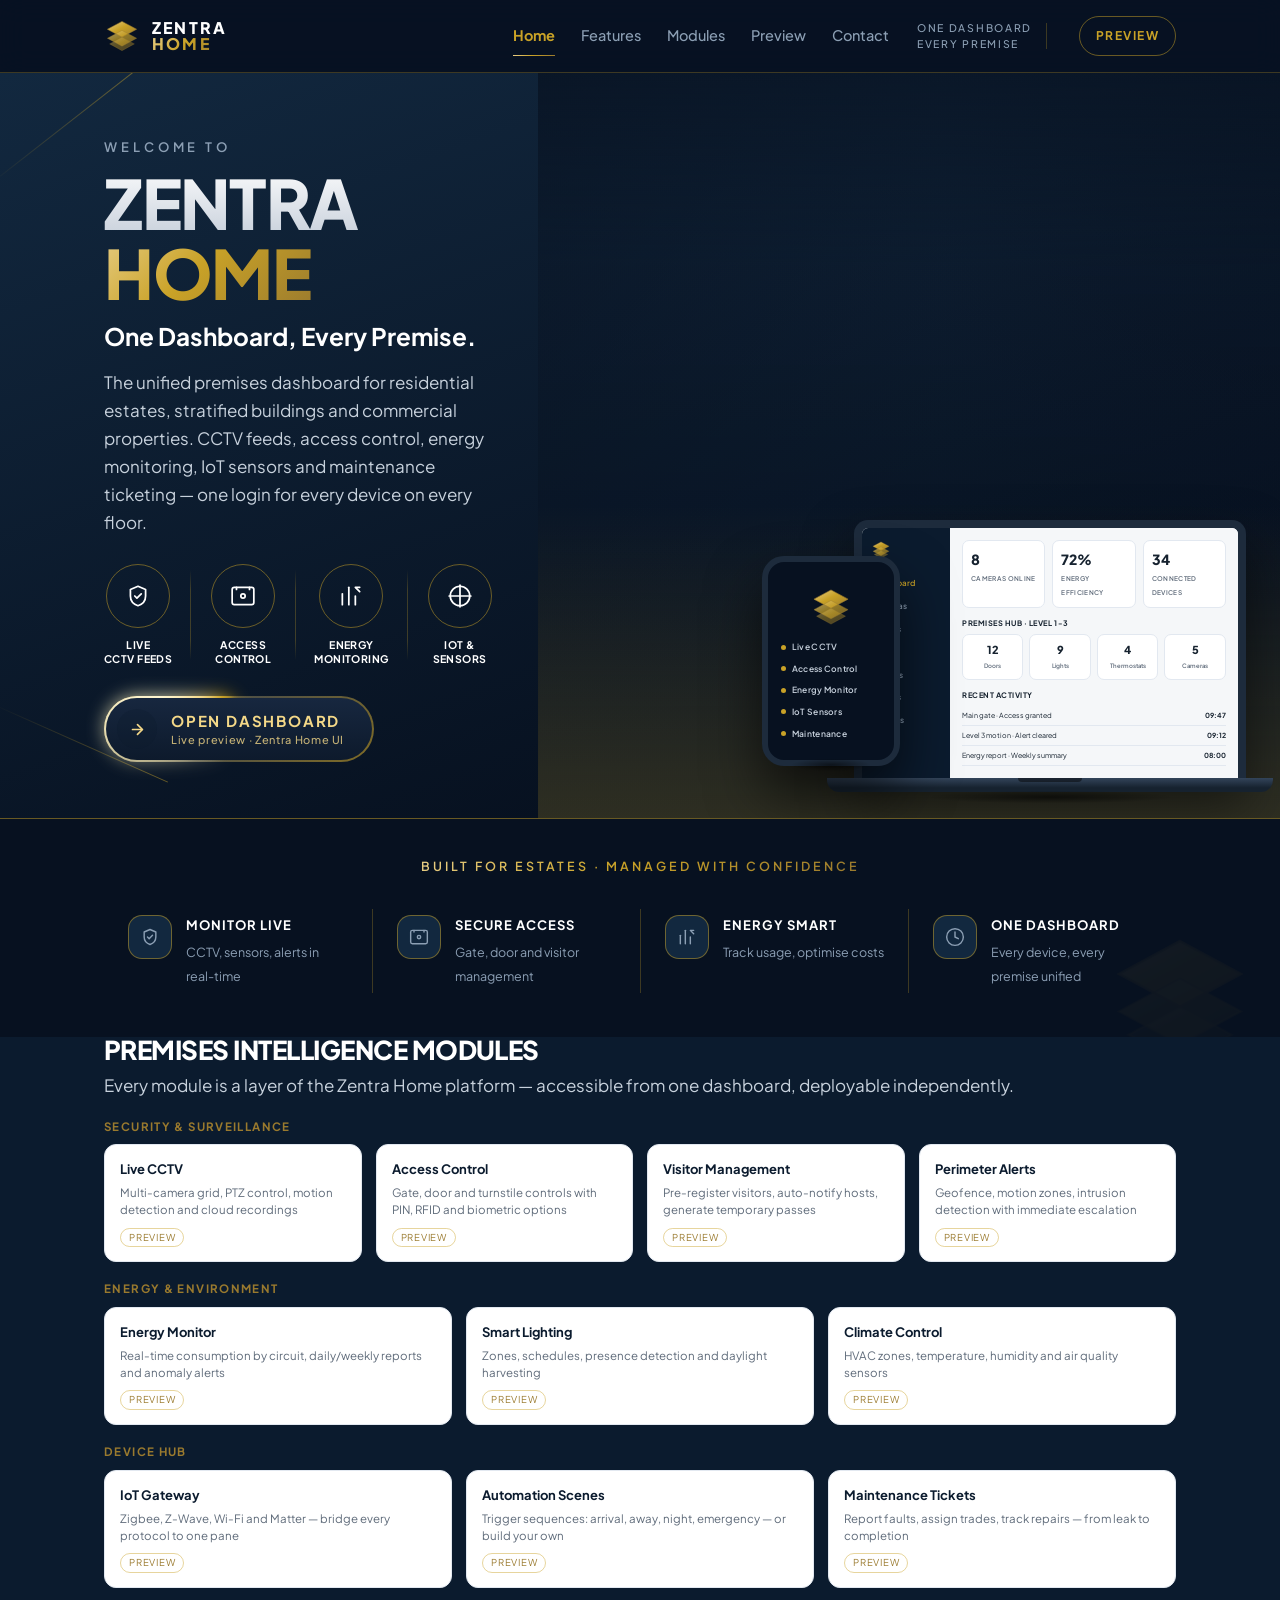
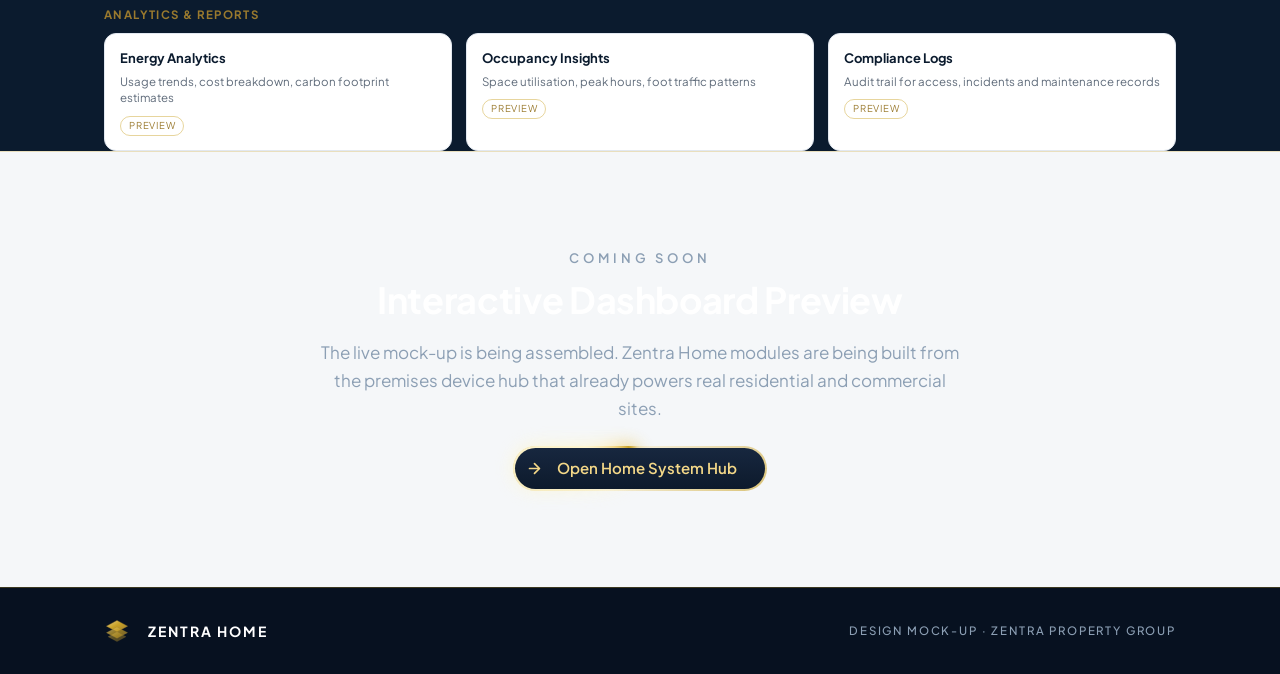
<file: index.html>
<!DOCTYPE html>
<html lang="en">
<head>
<meta charset="utf-8">
<meta name="viewport" content="width=device-width, initial-scale=1">
<title>Zentra Home — One Dashboard, Every Premise.</title>
<meta name="description" content="Zentra Home — the unified premises dashboard for residential and commercial properties: CCTV, access control, energy monitoring, IoT automation and device hub in one platform.">
<meta name="robots" content="noindex, nofollow">
<link rel="icon" href="favicon.svg" type="image/svg+xml">
<link rel="stylesheet" href="assets/zentra.css">
</head>
<body>

<!-- ===== reusable brand mark ===== -->
<svg width="0" height="0" style="position:absolute" aria-hidden="true">
  <defs>
    <linearGradient id="gGold" x1="0" y1="0" x2="1" y2="1">
      <stop offset="0%" stop-color="#E8CE86"/><stop offset="45%" stop-color="#C9A227"/><stop offset="100%" stop-color="#9A7A2E"/>
    </linearGradient>
    <symbol id="mark" viewBox="0 0 64 64">
      <path d="M32 6 L58 20 L32 34 L6 20 Z" fill="url(#gGold)" opacity="1"/>
      <path d="M32 22 L58 36 L32 50 L6 36 Z" fill="url(#gGold)" opacity=".72"/>
      <path d="M32 34 L54 46 L32 58 L10 46 Z" fill="url(#gGold)" opacity=".44"/>
      <path d="M32 6 L58 20 L32 34 L6 20 Z" fill="none" stroke="#9A7A2E" stroke-width="1.1" opacity=".85"/>
      <path d="M32 22 L58 36 L32 50 L6 36 Z" fill="none" stroke="#9A7A2E" stroke-width="1" opacity=".6"/>
      <path d="M32 34 L54 46 L32 58 L10 46 Z" fill="none" stroke="#9A7A2E" stroke-width="1" opacity=".45"/>
    </symbol>
  </defs>
</svg>

<!-- ===================== HEADER ===================== -->
<header class="site-header">
  <div class="wrap header-inner">
    <a class="brand" href="#" aria-label="Zentra Home home">
      <svg class="brand-mark" aria-hidden="true"><use href="#mark"/></svg>
      <span class="brand-text"><b>ZENTRA</b><span>HOME</span></span>
    </a>
    <nav class="nav" aria-label="Main">
      <a href="#" aria-current="page">Home</a>
      <a href="#features">Features</a>
      <a href="#modules">Modules</a>
      <a href="#preview">Preview</a>
      <a href="#contact">Contact</a>
    </nav>
    <div class="header-tagline">
      <span>ONE DASHBOARD<br>EVERY PREMISE</span>
      <span class="bar"></span>
    </div>
    <a class="header-login" href="#preview">Preview</a>
  </div>
</header>

<!-- ===================== HERO ===================== -->
<section class="hero">
  <div class="hero-copy">
    <span class="sheen tl" aria-hidden="true" data-bleed></span>
    <span class="sheen bl" aria-hidden="true" data-bleed></span>

    <p class="eyebrow">Welcome To</p>
    <h1 class="display"><span class="grad-silver">ZENTRA</span> <span class="grad-gold">HOME</span></h1>
    <p class="subhead">One Dashboard, Every Premise.</p>
    <p class="lead">The unified premises dashboard for residential estates, stratified buildings and commercial properties. CCTV feeds, access control, energy monitoring, IoT sensors and maintenance ticketing — one login for every device on every floor.</p>

    <div class="feature-rail">
      <a class="item" href="#modules">
        <span class="icon-circle" aria-hidden="true">
          <svg width="26" height="26" viewBox="0 0 24 24" fill="none" stroke="currentColor" stroke-width="1.6" stroke-linecap="round" stroke-linejoin="round"><path d="M12 3l7 3v6c0 4.2-2.9 7.6-7 9-4.1-1.4-7-4.8-7-9V6z"/><path d="m9 12 2 2 4-4"/></svg>
        </span>
        <span>Live<br>CCTV Feeds</span>
      </a>
      <span class="divider-fade"></span>
      <a class="item" href="#modules">
        <span class="icon-circle" aria-hidden="true">
          <svg width="26" height="26" viewBox="0 0 24 24" fill="none" stroke="currentColor" stroke-width="1.6" stroke-linecap="round" stroke-linejoin="round"><rect x="2" y="4" width="20" height="16" rx="2"/><circle cx="12" cy="12" r="2"/><path d="M6 4v2"/><path d="M18 4v2"/></svg>
        </span>
        <span>Access<br>Control</span>
      </a>
      <span class="divider-fade"></span>
      <a class="item" href="#modules">
        <span class="icon-circle" aria-hidden="true">
          <svg width="26" height="26" viewBox="0 0 24 24" fill="none" stroke="currentColor" stroke-width="1.6" stroke-linecap="round" stroke-linejoin="round"><path d="M4 20V10"/><path d="M10 20V4"/><path d="M16 20v-8"/><path d="m20 8-3.5-3.5"/><path d="M20 4h-4"/></svg>
        </span>
        <span>Energy<br>Monitoring</span>
      </a>
      <span class="divider-fade"></span>
      <a class="item" href="#modules">
        <span class="icon-circle" aria-hidden="true">
          <svg width="26" height="26" viewBox="0 0 24 24" fill="none" stroke="currentColor" stroke-width="1.6" stroke-linecap="round" stroke-linejoin="round"><circle cx="12" cy="12" r="9"/><path d="M12 2v20"/><path d="M2 12h20"/></svg>
        </span>
        <span>IoT &amp;<br>Sensors</span>
      </a>
    </div>

    <div class="cta-row">
      <a class="zbtn zbtn--pill" href="dashboard.html">
        <span class="zbtn-face zbtn-face--hero">
          <span class="orb" aria-hidden="true">
            <svg width="17" height="17" viewBox="0 0 24 24" fill="none" stroke="currentColor" stroke-width="2.4" stroke-linecap="round" stroke-linejoin="round"><path d="M5 12h13"/><path d="m12 5 7 7-7 7"/></svg>
          </span>
          <span class="stack">Open Dashboard<small>Live preview &middot; Zentra Home UI</small></span>
        </span>
      </a>
    </div>
  </div>

  <!-- visual field -->
  <div class="hero-visual" role="img" aria-label="Zentra Home dashboard showing CCTV feeds, energy gauges and device map on a laptop and phone">
    <div class="hero-bg" aria-hidden="true">
      <span class="hero-scrim"></span>
      <div class="grid-lines"></div>
      <span class="glow-spot" style="--x:65%;--y:45%" aria-hidden="true"></span>
      <span class="glow-spot" style="--x:30%;--y:65%" aria-hidden="true"></span>
    </div>

    <div class="devices">
      <!-- laptop -->
      <div class="laptop">
        <div class="laptop-screen">
          <div class="dash">
            <div class="dash-rail">
              <svg class="dmark" aria-hidden="true"><use href="#mark"/></svg>
              <div class="on">Dashboard</div><div>Cameras</div><div>Access</div>
              <div>Energy</div><div>Devices</div><div>Scenes</div><div>Settings</div>
            </div>
            <div class="dash-main">
              <div class="dash-stats">
                <div class="s"><b>8</b><i>Cameras Online</i></div>
                <div class="s"><b>72%</b><i>Energy Efficiency</i></div>
                <div class="s"><b>34</b><i>Connected Devices</i></div>
              </div>
              <div class="dash-sec">Premises Hub &middot; Level 1-3</div>
              <div class="dash-port">
                <div class="p"><b>12</b><i>Doors</i></div>
                <div class="p"><b>9</b><i>Lights</i></div>
                <div class="p"><b>4</b><i>Thermostats</i></div>
                <div class="p"><b>5</b><i>Cameras</i></div>
              </div>
              <div class="dash-sec">Recent Activity</div>
              <table class="dash-tbl">
                <tr><td>Main gate &middot; Access granted</td><td>09:47</td></tr>
                <tr><td>Level 3 motion &middot; Alert cleared</td><td>09:12</td></tr>
                <tr><td>Energy report &middot; Weekly summary</td><td>08:00</td></tr>
              </table>
            </div>
          </div>
        </div>
        <div class="laptop-base"></div>
      </div>
      <!-- phone -->
      <div class="phone">
        <svg class="pmark" aria-hidden="true"><use href="#mark"/></svg>
        <ul>
          <li><a href="#modules"><i></i>Live CCTV</a></li>
          <li><a href="#modules"><i></i>Access Control</a></li>
          <li><a href="#modules"><i></i>Energy Monitor</a></li>
          <li><a href="#modules"><i></i>IoT Sensors</a></li>
          <li><a href="#modules"><i></i>Maintenance</a></li>
        </ul>
      </div>
    </div>
  </div>
</section>

<!-- ===================== BENEFIT BAND ===================== -->
<section class="band" id="features">
  <div class="tagline"><span>Built For Estates &middot; Managed With Confidence</span></div>
  <div class="wrap">
    <div class="benefits">
      <div class="b">
        <span class="icon-tile" aria-hidden="true">
          <svg width="20" height="20" viewBox="0 0 24 24" fill="none" stroke="currentColor" stroke-width="1.7" stroke-linecap="round" stroke-linejoin="round"><path d="M12 3l7 3v6c0 4.2-2.9 7.6-7 9-4.1-1.4-7-4.8-7-9V6z"/><path d="m9 12 2 2 4-4"/></svg>
        </span>
        <div><b>Monitor Live</b><span>CCTV, sensors, alerts in real-time</span></div>
      </div>
      <div class="b">
        <span class="icon-tile" aria-hidden="true">
          <svg width="20" height="20" viewBox="0 0 24 24" fill="none" stroke="currentColor" stroke-width="1.7" stroke-linecap="round" stroke-linejoin="round"><rect x="2" y="4" width="20" height="16" rx="2"/><circle cx="12" cy="12" r="2"/><path d="M6 4v2"/><path d="M18 4v2"/></svg>
        </span>
        <div><b>Secure Access</b><span>Gate, door and visitor management</span></div>
      </div>
      <div class="b">
        <span class="icon-tile" aria-hidden="true">
          <svg width="20" height="20" viewBox="0 0 24 24" fill="none" stroke="currentColor" stroke-width="1.7" stroke-linecap="round" stroke-linejoin="round"><path d="M4 20V10"/><path d="M10 20V4"/><path d="M16 20v-8"/><path d="m20 8-3.5-3.5"/><path d="M20 4h-4"/></svg>
        </span>
        <div><b>Energy Smart</b><span>Track usage, optimise costs</span></div>
      </div>
      <div class="b">
        <span class="icon-tile" aria-hidden="true">
          <svg width="20" height="20" viewBox="0 0 24 24" fill="none" stroke="currentColor" stroke-width="1.7" stroke-linecap="round" stroke-linejoin="round"><circle cx="12" cy="12" r="10"/><path d="M12 6v6l4 2"/></svg>
        </span>
        <div><b>One Dashboard</b><span>Every device, every premise unified</span></div>
      </div>
    </div>
  </div>
  <svg class="watermark" data-bleed aria-hidden="true"><use href="#mark"/></svg>
</section>

<!-- ===================== MODULES ===================== -->
<section id="modules">
  <div class="wrap">
    <div class="preview-head">
      <h2 class="display" style="font-size:26px;margin:0 0 8px">Premises Intelligence Modules</h2>
      <p class="p">Every module is a layer of the Zentra Home platform — accessible from one dashboard, deployable independently.</p>
    </div>
    <div class="mod-group"><h3>Security &amp; Surveillance</h3><div class="mod-grid">
      <div class="mod-card"><b>Live CCTV</b><span>Multi-camera grid, PTZ control, motion detection and cloud recordings</span><span class="pill">Preview</span></div>
      <div class="mod-card"><b>Access Control</b><span>Gate, door and turnstile controls with PIN, RFID and biometric options</span><span class="pill">Preview</span></div>
      <div class="mod-card"><b>Visitor Management</b><span>Pre-register visitors, auto-notify hosts, generate temporary passes</span><span class="pill">Preview</span></div>
      <div class="mod-card"><b>Perimeter Alerts</b><span>Geofence, motion zones, intrusion detection with immediate escalation</span><span class="pill">Preview</span></div>
    </div></div>
    <div class="mod-group"><h3>Energy &amp; Environment</h3><div class="mod-grid">
      <div class="mod-card"><b>Energy Monitor</b><span>Real-time consumption by circuit, daily/weekly reports and anomaly alerts</span><span class="pill">Preview</span></div>
      <div class="mod-card"><b>Smart Lighting</b><span>Zones, schedules, presence detection and daylight harvesting</span><span class="pill">Preview</span></div>
      <div class="mod-card"><b>Climate Control</b><span>HVAC zones, temperature, humidity and air quality sensors</span><span class="pill">Preview</span></div>
    </div></div>
    <div class="mod-group"><h3>Device Hub</h3><div class="mod-grid">
      <div class="mod-card"><b>IoT Gateway</b><span>Zigbee, Z-Wave, Wi-Fi and Matter — bridge every protocol to one pane</span><span class="pill">Preview</span></div>
      <div class="mod-card"><b>Automation Scenes</b><span>Trigger sequences: arrival, away, night, emergency — or build your own</span><span class="pill">Preview</span></div>
      <div class="mod-card"><b>Maintenance Tickets</b><span>Report faults, assign trades, track repairs — from leak to completion</span><span class="pill">Preview</span></div>
    </div></div>
    <div class="mod-group"><h3>Analytics &amp; Reports</h3><div class="mod-grid">
      <div class="mod-card"><b>Energy Analytics</b><span>Usage trends, cost breakdown, carbon footprint estimates</span><span class="pill">Preview</span></div>
      <div class="mod-card"><b>Occupancy Insights</b><span>Space utilisation, peak hours, foot traffic patterns</span><span class="pill">Preview</span></div>
      <div class="mod-card"><b>Compliance Logs</b><span>Audit trail for access, incidents and maintenance records</span><span class="pill">Preview</span></div>
    </div></div>
  </div>
</section>

<!-- ===================== PREVIEW PLACEHOLDER ===================== -->
<section id="preview" style="padding:var(--s-3xl) 0;border-top:1px solid var(--hairline-soft)">
  <div class="wrap" style="text-align:center">
    <p class="eyebrow">Coming Soon</p>
    <h2 style="font-size:clamp(24px,3.2vw,36px);margin:10px 0 16px">Interactive Dashboard Preview</h2>
    <p style="max-width:640px;margin:0 auto var(--s-lg);color:var(--text-muted)">The live mock-up is being assembled. Zentra Home modules are being built from the premises device hub that already powers real residential and commercial sites.</p>
    <div class="cta-row" style="justify-content:center">
      <a class="zbtn zbtn--pill" href="https://api.zahirmjproperty.com/home-system" target="_blank" rel="noopener">
        <span class="zbtn-face">
          <span class="orb" aria-hidden="true">
            <svg width="17" height="17" viewBox="0 0 24 24" fill="none" stroke="currentColor" stroke-width="2.4" stroke-linecap="round" stroke-linejoin="round"><path d="M5 12h13"/><path d="m12 5 7 7-7 7"/></svg>
          </span>
          <span>Open Home System Hub</span>
        </span>
      </a>
    </div>
  </div>
</section>

<!-- ===================== FOOTER ===================== -->
<footer class="site-footer" id="contact">
  <div class="wrap inner">
    <svg class="brand-mark" aria-hidden="true" style="width:26px;height:26px"><use href="#mark"/></svg>
    <b style="font-size:14px;letter-spacing:.14em;color:#fff">ZENTRA HOME</b>
    <span class="micro">Design mock-up &middot; Zentra Property Group</span>
  </div>
</footer>

</body>
</html>
</file>
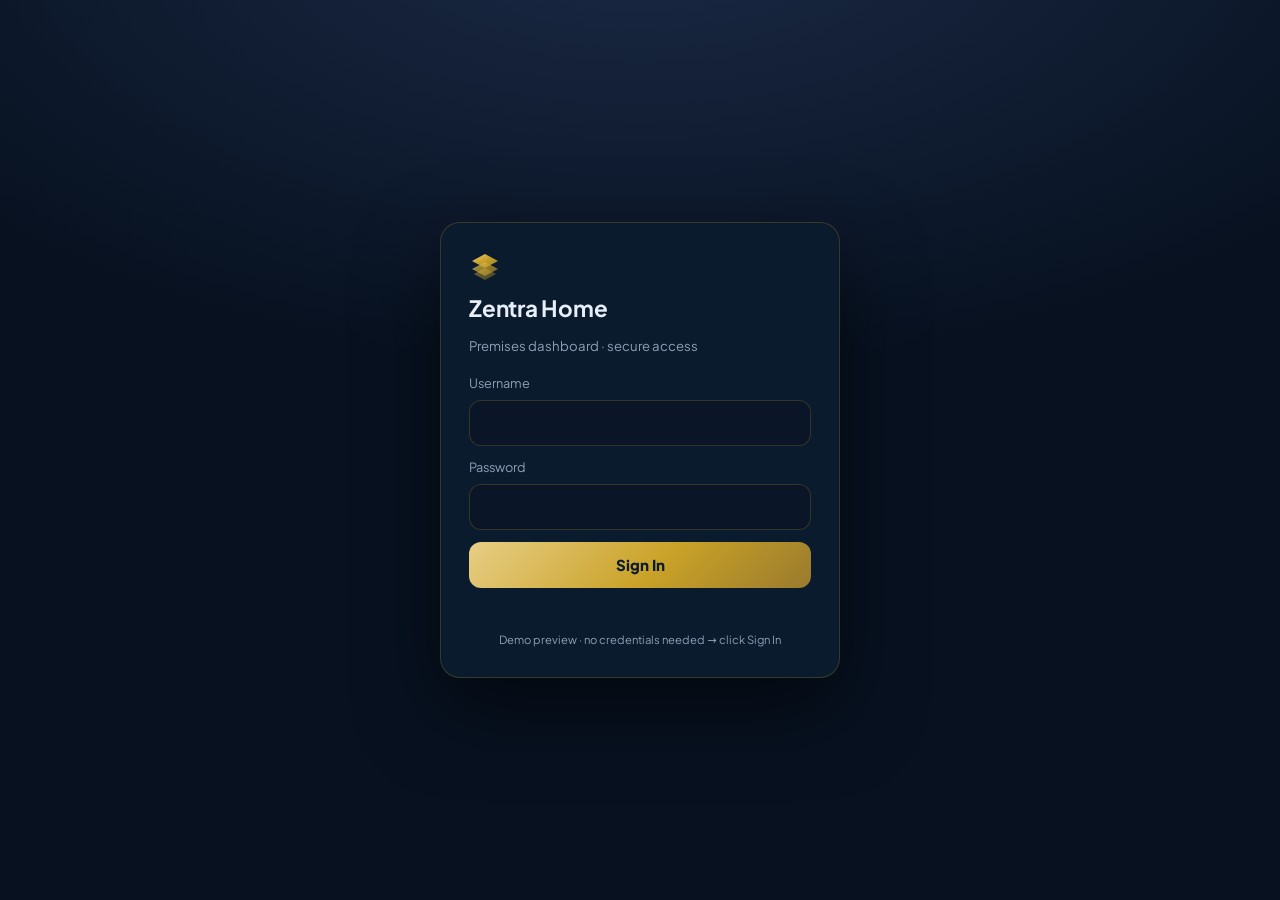
<file: dashboard.html>
<!DOCTYPE html>
<html lang="en">
<head>
<meta charset="utf-8">
<meta name="viewport" content="width=device-width, initial-scale=1, viewport-fit=cover">
<meta name="theme-color" content="#071120">
<title>Zentra Home — Dashboard</title>
<meta name="robots" content="noindex, nofollow">
<meta name="description" content="Zentra Home — premises dashboard. CCTV, access control, energy monitoring and IoT devices in one place.">
<link rel="icon" href="favicon.svg" type="image/svg+xml">
<link rel="stylesheet" href="assets/dashboard.css">
</head>
<body>

<!-- ===== SVG defs ===== -->
<svg width="0" height="0" style="position:absolute" aria-hidden="true">
  <defs>
    <linearGradient id="gGold" x1="0" y1="0" x2="1" y2="1">
      <stop offset="0%" stop-color="#E8CE86"/><stop offset="45%" stop-color="#C9A227"/><stop offset="100%" stop-color="#9A7A2E"/>
    </linearGradient>
    <symbol id="mark" viewBox="0 0 64 64">
      <path d="M32 6 L58 20 L32 34 L6 20 Z" fill="url(#gGold)" opacity="1"/>
      <path d="M32 22 L58 36 L32 50 L6 36 Z" fill="url(#gGold)" opacity=".72"/>
      <path d="M32 34 L54 46 L32 58 L10 46 Z" fill="url(#gGold)" opacity=".44"/>
    </symbol>
  </defs>
</svg>

<!-- Login screen -->
<section id="login" class="login">
  <form class="login-card" id="login-form">
    <svg class="login-mark" aria-hidden="true" style="width:32px;height:32px"><use href="#mark"/></svg>
    <h1>Zentra Home</h1>
    <p class="desc">Premises dashboard · secure access</p>
    <label>Username<input name="username" autocomplete="username" autocapitalize="none" required></label>
    <label>Password<input name="password" type="password" autocomplete="current-password" required></label>
    <button class="btn primary" type="submit">Sign In</button>
    <p class="msg" id="login-msg"></p>
    <p class="footnote">Demo preview · no credentials needed → click Sign In</p>
  </form>
</section>

<!-- Main app -->
<div id="app" class="hidden">

  <!-- Top bar -->
  <header class="topbar">
    <div class="top-inner">
      <a href="index.html" class="top-brand">
        <svg class="top-mark" aria-hidden="true" style="width:22px;height:22px"><use href="#mark"/></svg>
        <span class="top-name">ZENTRA <small>HOME</small></span>
      </a>
      <nav class="top-nav" id="top-nav">
        <a data-tab="overview" class="on">Overview</a>
        <a data-tab="cameras">Cameras</a>
        <a data-tab="devices">Devices</a>
        <a data-tab="energy">Energy</a>
        <a data-tab="log">Log</a>
      </nav>
      <div class="top-badges">
        <span class="pill ok">● 8 Online</span>
        <span class="pill warn">⚠ 2 Alerts</span>
        <button class="btn ghost sm" id="logout">Sign Out</button>
      </div>
    </div>
  </header>

  <!-- Overview tab -->
  <section class="tab on" id="tab-overview">
    <div class="wrap">
      <div class="stats-row">
        <div class="stat"><b>8</b><span>Cameras</span></div>
        <div class="stat"><b>23</b><span>Devices</span></div>
        <div class="stat"><b>76%</b><span>Efficiency</span></div>
        <div class="stat"><b>12</b><span>Active Scenes</span></div>
      </div>
      <div class="grid-2col">
        <div class="panel">
          <div class="panel-h">Live Cameras</div>
          <div class="cam-grid">
            <div class="cam">
              <div class="cam-img" style="background:#0a1628"><span class="live-dot"></span></div>
              <div class="cam-meta"><b>Main Gate</b><span>Entrance · Online</span></div>
            </div>
            <div class="cam">
              <div class="cam-img" style="background:#0a1628"><span class="live-dot"></span></div>
              <div class="cam-meta"><b>Lobby</b><span>Level 1 · Online</span></div>
            </div>
            <div class="cam">
              <div class="cam-img" style="background:#0a1628"><span class="live-dot"></span></div>
              <div class="cam-meta"><b>Parking</b><span>Basement · Online</span></div>
            </div>
            <div class="cam">
              <div class="cam-img" style="background:#0a1628"></div>
              <div class="cam-meta"><b>Garden</b><span>Offline</span></div>
            </div>
          </div>
        </div>
        <div class="panel">
          <div class="panel-h">Device Status</div>
          <div class="dev-list">
            <div class="dev"><span class="dev-dot on"></span><span>Front Door Lock</span><span class="dev-val">Locked</span></div>
            <div class="dev"><span class="dev-dot on"></span><span>Living Room Light</span><span class="dev-val">On</span></div>
            <div class="dev"><span class="dev-dot on"></span><span>AC – Master</span><span class="dev-val">24°C</span></div>
            <div class="dev"><span class="dev-dot on"></span><span>Water Heater</span><span class="dev-val">Off</span></div>
            <div class="dev"><span class="dev-dot" style="background:var(--warn)"></span><span>Motion Sensor – Garden</span><span class="dev-val">Triggered</span></div>
            <div class="dev"><span class="dev-dot off"></span><span>Garage Door</span><span class="dev-val">Closed</span></div>
          </div>
        </div>
      </div>
      <div class="panel" style="margin-top:16px">
        <div class="panel-h">Recent Activity</div>
        <table class="log-tbl">
          <tr><td><span class="sev i">●</span></td><td>Main gate access granted – RFID #3412</td><td class="ts">09:47</td></tr>
          <tr><td><span class="sev w">●</span></td><td>Motion detected – Garden path</td><td class="ts">09:12</td></tr>
          <tr><td><span class="sev i">●</span></td><td>Energy report – Weekly summary ready</td><td class="ts">08:00</td></tr>
          <tr><td><span class="sev a">●</span></td><td>Front door forced entry alert – triggered</td><td class="ts">07:32</td></tr>
          <tr><td><span class="sev i">●</span></td><td>Scene "Good Morning" executed</td><td class="ts">06:30</td></tr>
        </table>
      </div>
    </div>
  </section>

  <!-- Cameras tab -->
  <section class="tab" id="tab-cameras">
    <div class="wrap">
      <div class="panel">
        <div class="panel-h">All Cameras <span class="pill ok" style="font-size:11px;margin-left:8px">4 Live</span></div>
        <div class="cam-grid full">
          <div class="cam"><div class="cam-img" style="background:#0a1628;aspect-ratio:16/9"><span class="live-dot"></span></div><div class="cam-meta"><b>Main Gate</b><span>Entrance · 1080p HDR</span></div></div>
          <div class="cam"><div class="cam-img" style="background:#0a1628;aspect-ratio:16/9"><span class="live-dot"></span></div><div class="cam-meta"><b>Lobby</b><span>Level 1 · 1080p</span></div></div>
          <div class="cam"><div class="cam-img" style="background:#0a1628;aspect-ratio:16/9"><span class="live-dot"></span></div><div class="cam-meta"><b>Parking</b><span>Basement · 4K</span></div></div>
          <div class="cam"><div class="cam-img" style="background:#0a1628;aspect-ratio:16/9"></div><div class="cam-meta"><b>Garden</b><span>Offline</span></div></div>
        </div>
      </div>
    </div>
  </section>

  <!-- Devices tab -->
  <section class="tab" id="tab-devices">
    <div class="wrap">
      <div class="dev-grid">
        <div class="dvc"><span class="dvc-icon">🔒</span><b>Front Door</b><span class="dvc-st on">Locked</span><button class="btn ghost xs">Unlock</button></div>
        <div class="dvc"><span class="dvc-icon">💡</span><b>Living Room</b><span class="dvc-st on">On</span><button class="btn ghost xs">Off</button></div>
        <div class="dvc"><span class="dvc-icon">❄️</span><b>AC Master</b><span class="dvc-st on">24°C</span><button class="btn ghost xs">+1°</button></div>
        <div class="dvc"><span class="dvc-icon">💧</span><b>Water Heater</b><span class="dvc-st">Off</span><button class="btn ghost xs">On</button></div>
        <div class="dvc"><span class="dvc-icon">🚪</span><b>Garage</b><span class="dvc-st on">Closed</span><button class="btn ghost xs">Open</button></div>
        <div class="dvc"><span class="dvc-icon">🌡️</span><b>Thermostat</b><span class="dvc-st on">22°C</span><button class="btn ghost xs">Adj.</button></div>
      </div>
    </div>
  </section>

  <!-- Energy tab -->
  <section class="tab" id="tab-energy">
    <div class="wrap">
      <div class="stats-row">
        <div class="stat"><b>342</b><span>kWh Today</span></div>
        <div class="stat"><b>2.4k</b><span>kWh This Week</span></div>
        <div class="stat"><b>RM 89</b><span>Est. Cost</span></div>
      </div>
      <div class="panel" style="margin-top:16px">
        <div class="panel-h">Consumption by Zone</div>
        <div class="bar-list">
          <div><span>HVAC</span><div class="bar"><div class="bar-fill" style="width:48%"></div></div><span>48%</span></div>
          <div><span>Lighting</span><div class="bar"><div class="bar-fill" style="width:22%"></div></div><span>22%</span></div>
          <div><span>Kitchen</span><div class="bar"><div class="bar-fill" style="width:15%"></div></div><span>15%</span></div>
          <div><span>Other</span><div class="bar"><div class="bar-fill" style="width:15%"></div></div><span>15%</span></div>
        </div>
      </div>
    </div>
  </section>

  <!-- Log tab -->
  <section class="tab" id="tab-log">
    <div class="wrap">
      <div class="panel">
        <div class="panel-h">Activity Log</div>
        <table class="log-tbl">
          <tr><td><span class="sev i">●</span></td><td>Scene "Good Night" activated</td><td class="ts">23:15</td></tr>
          <tr><td><span class="sev i">●</span></td><td>Main gate access – RFID #3412</td><td class="ts">21:30</td></tr>
          <tr><td><span class="sev w">●</span></td><td>Garden motion – no known occupant</td><td class="ts">20:12</td></tr>
          <tr><td><span class="sev i">●</span></td><td>Front door locked remotely</td><td class="ts">19:45</td></tr>
          <tr><td><span class="sev a">●</span></td><td>Garage door left open >10 min</td><td class="ts">18:02</td></tr>
        </table>
      </div>
    </div>
  </section>

</div>

<script>
// Simple tab switcher + demo login
const $$ = s => [...document.querySelectorAll(s)];
document.getElementById("login-form").addEventListener("submit", e => {
  e.preventDefault();
  document.getElementById("login").classList.add("hidden");
  document.getElementById("app").classList.remove("hidden");
});
document.querySelectorAll(".top-nav a, .side-nav a").forEach(a => {
  a.addEventListener("click", e => {
    e.preventDefault();
    const tab = a.dataset.tab;
    $$(".tab").forEach(t => t.classList.remove("on"));
    document.getElementById("tab-" + tab).classList.add("on");
    $$(".top-nav a, .side-nav a").forEach(x => x.classList.remove("on"));
    a.classList.add("on");
  });
});
document.getElementById("logout").addEventListener("click", () => {
  document.getElementById("app").classList.add("hidden");
  document.getElementById("login").classList.remove("hidden");
});
</script>

</body>
</html>
</file>
<file: assets/zentra.css>
/* ============================================================================
   ZENTRA DESIGN SYSTEM — zentra.css
   Modern · Futuristic · Luxury
   Source of truth: DESIGN.md (lint-clean, 0 errors / 0 warnings)
   Tokens mirror exports/zentra-tokens.css — edit DESIGN.md, then re-export.
   ============================================================================ */

@font-face {
  font-family: "Plus Jakarta Sans";
  src: url("PlusJakartaSans-var.woff2") format("woff2-variations");
  font-weight: 200 800;
  font-display: swap;
}

:root {
  /* ---- Palette (from DESIGN.md) ---- */
  --primary: #0b1b2e;
  --navy-deep: #071120;
  --navy-panel: #12283f;
  --navy-elevated: #16304a;
  --gold-core: #c9a227;
  --gold-light: #e8ce86;
  --gold-deep: #9a7a2e;
  --text-primary: #ffffff;
  --text-body: #c7d1dc;
  --text-muted: #8c9fb4;
  --on-gold: #0b1b2e;
  --success: #43b02a;
  --warning: #d98a1f;
  --danger: #e8776a;
  --info: #00a3b5;
  --success-deep: #2e7d1f;
  --warning-deep: #8a5a00;
  --danger-deep: #c0392b;
  --info-deep: #00707e;
  --surface-light: #f5f7f9;
  --ink-light: #16222f;
  --muted-light: #5f6b7a;
  --line-light: #e2e8f0;

  /* ---- Metallic gradients: gold is NEVER flat ---- */
  --grad-gold: linear-gradient(135deg, #e8ce86 0%, #c9a227 45%, #9a7a2e 100%);
  --grad-gold-hover: linear-gradient(135deg, #f3e2ac 0%, #d9b445 45%, #a8863a 100%);
  --grad-silver: linear-gradient(180deg, #ffffff 0%, #c3ccd8 100%);
  --grad-navy: linear-gradient(160deg, #12283f 0%, #071120 78%);
  --grad-sky: linear-gradient(180deg, #071120 0%, #0e2138 42%, #3a3a4d 66%, #8a6a42 82%, #c9a227 100%);

  /* ---- Elevation: light + hairline, not drop shadow ---- */
  --glow-gold: 0 0 28px rgba(201, 162, 39, 0.35);
  --hairline: rgba(201, 162, 39, 0.5);
  --hairline-soft: rgba(201, 162, 39, 0.28);
  --lift: 0 1px 0 rgba(255, 255, 255, 0.05) inset;

  /* ---- Shape ---- */
  --r-xs: 6px;
  --r-sm: 10px;
  --r-md: 14px;
  --r-lg: 20px;
  --r-xl: 28px;
  --r-pill: 999px;

  /* ---- Spacing ---- */
  --s-xs: 4px;
  --s-sm: 8px;
  --s-md: 16px;
  --s-lg: 24px;
  --s-xl: 40px;
  --s-2xl: 64px;
  --s-3xl: 96px;

  --wrap: 1120px;
  --font: "Plus Jakarta Sans", -apple-system, BlinkMacSystemFont, "Segoe UI", sans-serif;
}

* { box-sizing: border-box; margin: 0; padding: 0; }
html { scroll-behavior: smooth; -webkit-text-size-adjust: 100%; }

body {
  font-family: var(--font);
  background: var(--primary);
  color: var(--text-body);
  font-size: 15px;
  line-height: 1.6;
  -webkit-font-smoothing: antialiased;
}

img, svg { display: block; max-width: 100%; }
a { color: inherit; text-decoration: none; }

.wrap { width: 100%; max-width: var(--wrap); margin: 0 auto; padding: 0 24px; }

/* ============================ TYPE SCALE ============================ */
.display {
  font-size: clamp(38px, 6.2vw, 68px);
  font-weight: 800; line-height: 1.02; letter-spacing: -0.02em;
  text-transform: uppercase; color: var(--text-primary);
}
h1 { font-size: clamp(30px, 4vw, 44px); font-weight: 800; line-height: 1.08; letter-spacing: -0.02em; color: var(--text-primary); }
h2 { font-size: clamp(23px, 2.6vw, 30px); font-weight: 700; line-height: 1.18; letter-spacing: -0.01em; color: var(--text-primary); }
h3 { font-size: 19px; font-weight: 700; line-height: 1.3; letter-spacing: 0em; color: var(--text-primary); }
p  { font-size: 17px; line-height: 1.65; }
.eyebrow { font-size: 13px; font-weight: 600; letter-spacing: 0.3em; text-transform: uppercase; color: var(--text-muted); }
.micro   { font-size: 11.5px; font-weight: 500; letter-spacing: 0.16em; text-transform: uppercase; color: var(--text-muted); }
.label   { font-size: 13px; font-weight: 700; letter-spacing: 0.08em; text-transform: uppercase; }
.numeric { font-size: 30px; font-weight: 800; line-height: 1.1; letter-spacing: -0.01em; color: var(--text-primary); }
.lead    { font-size: 17px; line-height: 1.65; color: var(--text-body); }
.muted   { color: var(--text-muted); }

/* wordmark gradients — lockup only, never applied to other headings */
.grad-silver { background: var(--grad-silver); -webkit-background-clip: text; background-clip: text; color: transparent; }
.grad-gold   { background: var(--grad-gold);   -webkit-background-clip: text; background-clip: text; color: transparent; }

/* ============================ HEADER ============================ */
.site-header {
  position: sticky; top: 0; z-index: 60;
  background: rgba(7, 17, 32, 0.82);
  backdrop-filter: blur(14px);
  border-bottom: 1px solid var(--hairline-soft);
}
.header-inner { display: flex; align-items: center; gap: 28px; min-height: 72px; }

.brand { display: flex; align-items: center; gap: 12px; margin-right: auto; }
.brand-mark { width: 36px; height: 36px; flex: 0 0 auto; }
.brand-text { display: flex; flex-direction: column; line-height: 1.02; }
.brand-text b { font-size: 16px; font-weight: 800; letter-spacing: 0.14em; color: var(--text-primary); }
.brand-text span { font-size: 16px; font-weight: 800; letter-spacing: 0.14em; background: var(--grad-gold); -webkit-background-clip: text; background-clip: text; color: transparent; }

.nav { display: flex; gap: 26px; }
.nav a {
  font-size: 14.5px; font-weight: 500; color: var(--text-muted);
  padding: 6px 0; position: relative; transition: color 0.18s ease;
}
.nav a:hover { color: var(--text-primary); }
/* active state = gold text + gold hairline underline (not a filled pill) */
.nav a[aria-current="page"] { color: var(--gold-core); font-weight: 700; }
.nav a[aria-current="page"]::after {
  content: ""; position: absolute; left: 0; right: 0; bottom: -2px;
  height: 1px; background: var(--grad-gold);
}

.header-tagline { display: flex; align-items: center; gap: 14px; }
.header-tagline .bar { width: 1px; height: 26px; background: var(--hairline-soft); }
.header-tagline span { font-size: 10.5px; font-weight: 500; letter-spacing: 0.16em; text-transform: uppercase; color: var(--text-muted); max-width: 128px; line-height: 1.5; }
/* right-hand login: balances the bar and gives the header a clear action */
.header-login {
  display: inline-flex; align-items: center; gap: 8px; margin-left: 4px;
  font-size: 12px; font-weight: 700; letter-spacing: 0.12em; text-transform: uppercase;
  color: var(--gold-core); border: 1px solid var(--hairline); border-radius: var(--r-pill);
  padding: 9px 16px; white-space: nowrap; transition: all 0.18s ease;
}
.header-login:hover { background: var(--navy-panel); color: var(--gold-light); }
@media (max-width: 1240px) { .header-login { display: none; } }

/* ============================ BUTTONS ============================ */
.btn {
  display: inline-flex; align-items: center; gap: 14px;
  font-family: var(--font); font-size: 15px; font-weight: 700;
  letter-spacing: 0.12em; text-transform: uppercase;
  border: 0; cursor: pointer; transition: all 0.2s ease;
}
/* primary: gold gradient pill + soft glow — exactly one per viewport */
.btn-primary {
  background: var(--grad-gold); color: var(--on-gold);
  border-radius: var(--r-pill); padding: 15px 26px 15px 15px;
  box-shadow: var(--glow-gold);
}
.btn-primary:hover { background: var(--grad-gold-hover); }
.btn-primary .orb {
  width: 40px; height: 40px; border-radius: 50%; flex: 0 0 auto;
  background: rgba(11, 27, 46, 0.16);
  display: grid; place-items: center;
}
.btn-primary .stack { display: flex; flex-direction: column; gap: 2px; text-align: left; }
.btn-primary .stack small {
  font-size: 11px; font-weight: 500; letter-spacing: 0.06em;
  text-transform: none; opacity: 0.78;
}
/* ghost: gold outline on navy */
.btn-ghost {
  background: transparent; color: var(--gold-core);
  border: 1px solid var(--hairline); border-radius: var(--r-pill);
  padding: 14px 26px;
}
.btn-ghost:hover { background: var(--navy-panel); color: var(--gold-light); }
.btn-arrow {
  width: 46px; height: 46px; border-radius: 50%;
  border: 1px solid var(--hairline); background: transparent;
  color: var(--gold-core); display: grid; place-items: center; cursor: pointer;
}
.btn-arrow:hover { background: var(--navy-panel); }

/* ============================ PANELS / CARDS ============================ */
.panel-navy { background: var(--navy-panel); border: 1px solid var(--hairline-soft); border-radius: var(--r-md); padding: 24px; }
.panel-glass { background: var(--navy-elevated); border: 1px solid var(--hairline); border-radius: var(--r-lg); padding: 24px; box-shadow: var(--lift); }
.card-light { background: var(--surface-light); color: var(--ink-light); border-radius: var(--r-md); padding: 20px; }

.stat-card { background: var(--navy-panel); border: 1px solid var(--hairline-soft); border-radius: var(--r-md); padding: 18px; }
.stat-card .stat-label { font-size: 12px; font-weight: 600; letter-spacing: 0.06em; text-transform: uppercase; color: var(--text-muted); margin-top: 6px; }

.badge { display: inline-flex; align-items: center; font-size: 12px; font-weight: 700; letter-spacing: 0.08em; text-transform: uppercase; border-radius: var(--r-pill); padding: 7px 14px; }
.badge-success { color: var(--success); background: rgba(67, 176, 42, 0.12); }
.badge-warning { color: var(--warning); background: rgba(217, 138, 31, 0.12); }
.badge-danger  { color: var(--danger);  background: rgba(232, 119, 106, 0.12); }
.badge-info    { color: var(--info);    background: rgba(0, 163, 181, 0.12); }

/* icon containers — circle for hero, rounded square elsewhere */
.icon-circle { width: 64px; height: 64px; border-radius: 50%; border: 1px solid var(--hairline); display: grid; place-items: center; color: var(--gold-core); flex: 0 0 auto; }
.icon-tile { width: 44px; height: 44px; border-radius: var(--r-md); border: 1px solid var(--hairline); background: var(--navy-panel); display: grid; place-items: center; color: var(--gold-core); flex: 0 0 auto; }

.divider-gold { height: 1px; background: var(--hairline); border: 0; }
.divider-fade { width: 1px; align-self: stretch; background: linear-gradient(180deg, transparent, var(--hairline-soft) 22%, var(--hairline-soft) 78%, transparent); }

/* ============================ HERO (asymmetric 40/60) ============================ */
.hero { display: grid; grid-template-columns: 42% 58%; min-height: 668px; background: var(--grad-navy); position: relative; overflow: hidden; }
.hero-copy { min-width: 0; padding: 64px 44px 56px max(24px, calc((100vw - var(--wrap)) / 2 + 24px)); display: flex; flex-direction: column; justify-content: center; position: relative; z-index: 2; }
.hero-copy .eyebrow { margin-bottom: 10px; }
.hero-copy .display { margin-bottom: 14px; }
.hero-copy .subhead { font-size: clamp(19px, 1.9vw, 25px); font-weight: 700; color: var(--text-primary); margin-bottom: 16px; line-height: 1.25; }
.hero-copy p.lead { max-width: 46ch; margin-bottom: 28px; }

.feature-rail { display: flex; align-items: stretch; gap: 18px; margin-bottom: 30px; }
.feature-rail .item { display: flex; flex-direction: column; align-items: center; gap: 10px; text-align: center; flex: 1; }
.feature-rail .item span {
  font-size: 10.5px; font-weight: 700; letter-spacing: 0.04em; text-transform: uppercase;
  color: var(--text-primary); line-height: 1.35;
  white-space: nowrap;  /* only the explicit <br> breaks a line */
  min-height: 2.7em;    /* all four labels = 2 lines -> even bottom edge */
}
.feature-rail .divider-fade { margin: 6px 0; }

.cta-row { display: flex; align-items: center; gap: 14px; flex-wrap: wrap; }

/* decorative diagonal gold hairlines — max two per page */
.sheen { position: absolute; width: 190px; height: 1px; background: linear-gradient(90deg, transparent, var(--hairline)); pointer-events: none; }
.sheen.tl { top: 52px; left: -30px; transform: rotate(-38deg); }
.sheen.bl { bottom: 74px; left: -14px; transform: rotate(24deg); }

/* hero visual field — photographic background (replaces the drawn SVG skyline).
   The photo is the customer-facing artwork: no filters that would misrepresent it. */
.hero-visual { position: relative; overflow: hidden; min-width: 0; background: var(--grad-navy); }
.hero-photo { position: absolute; inset: 0; display: block; }
.hero-photo img {
  width: 100%; height: 100%; object-fit: cover; display: block;
  /* keeps sky + towers + tree line in frame and pulls the horizon clear of the laptop */
  object-position: center 32%;
}
/* Legibility scrim only — it sits under the device mock-ups (z-index 3), never over them. */
.hero-scrim {
  position: absolute; inset: 0; pointer-events: none;
  background:
    linear-gradient(180deg, rgba(7, 17, 32, 0.62) 0%, rgba(7, 17, 32, 0.10) 26%, rgba(7, 17, 32, 0.16) 62%, rgba(7, 17, 32, 0.72) 100%),
    linear-gradient(90deg, rgba(7, 17, 32, 0.45) 0%, rgba(7, 17, 32, 0.12) 55%, rgba(7, 17, 32, 0.42) 100%);
}
/* gold kiss on the bottom edge so the photo ties into the palette */
.hero-scrim::after {
  content: ""; position: absolute; inset: 0;
  background: linear-gradient(0deg, rgba(201, 162, 39, 0.20) 0%, transparent 42%);
}

/* device mock-ups anchored bottom-right */
.devices { position: absolute; right: 34px; bottom: 26px; display: flex; align-items: flex-end; gap: 0; z-index: 3; }
/* phone sits in FRONT-LEFT, overlapping only the dashboard's icon rail (decorative) —
   never a data column. Deviation from the reference (phone was bottom-right), deliberate. */
.laptop { width: 392px; position: relative; }  /* fixed: mock-up must never reflow */
.laptop-screen {
  background: var(--surface-light); border: 8px solid #1d2b3c; border-bottom: 0;
  border-radius: var(--r-md) var(--r-md) 0 0; overflow: hidden; box-shadow: 0 24px 50px rgba(0, 0, 0, 0.5);
}
.laptop-base {
  width: 114%; margin-left: -7%; height: 14px;
  background: linear-gradient(180deg, #33445a, #16222f 70%);
  border-radius: 0 0 12px 12px;
  position: relative;
}
.laptop-base::after {
  content: ""; position: absolute; left: 50%; top: 0; transform: translateX(-50%);
  width: 64px; height: 4px; border-radius: 0 0 6px 6px; background: rgba(0, 0, 0, 0.45);
}
.phone {
  order: -1;              /* phone LEFT of laptop */
  width: 138px; margin-right: -46px; margin-bottom: 26px;
  background: var(--navy-deep); border: 6px solid #1d2b3c;
  border-radius: 22px; padding: 18px 13px 20px; text-align: center;
  box-shadow: 0 28px 54px rgba(0, 0, 0, 0.62); position: relative; z-index: 4;
}
/* contact shadows ground both devices on the plaza */
.laptop::after, .phone::before {
  content: ""; position: absolute; left: 50%; bottom: -14px; transform: translateX(-50%);
  width: 88%; height: 18px; border-radius: 50%;
  background: radial-gradient(50% 50% at 50% 50%, rgba(0, 0, 0, 0.55) 0%, transparent 72%);
}
.phone .pmark { width: 42px; height: 42px; margin: 6px auto 12px; }
.phone ul { list-style: none; text-align: left; display: flex; flex-direction: column; gap: 8px; }
.phone li { font-size: 8.5px; font-weight: 600; letter-spacing: 0.03em; color: var(--text-body); display: flex; align-items: center; gap: 6px; }
.phone li i { width: 5px; height: 5px; border-radius: 50%; background: var(--gold-core); flex: 0 0 auto; }

/* dashboard inside laptop (light = dense operational surface) */
.dash { display: grid; grid-template-columns: 88px 1fr; font-size: 9px; }
.dash-rail { background: var(--primary); padding: 12px 9px; }
.dash-rail .dmark { width: 20px; height: 20px; margin-bottom: 12px; }
.dash-rail div { color: var(--text-muted); font-size: 8px; font-weight: 600; padding: 5px 0; letter-spacing: 0.02em; }
.dash-rail div.on { color: var(--gold-core); }
.dash-main { background: var(--surface-light); padding: 12px; overflow: hidden; }
.dash-stats { display: grid; grid-template-columns: repeat(3, 1fr); gap: 7px; margin-bottom: 9px; }
.dash-stats .s { background: #fff; border: 1px solid var(--line-light); border-radius: 7px; padding: 7px 8px; }
.dash-stats .s b { display: block; font-size: 14px; font-weight: 800; color: var(--ink-light); letter-spacing: -0.01em; }
.dash-stats .s i { font-style: normal; font-size: 6.5px; font-weight: 600; letter-spacing: 0.05em; text-transform: uppercase; color: var(--muted-light); }
.dash-sec { font-size: 7.5px; font-weight: 700; text-transform: uppercase; letter-spacing: 0.07em; color: var(--ink-light); margin: 9px 0 5px; }
.dash-port { display: grid; grid-template-columns: repeat(4, 1fr); gap: 6px; }
.dash-port .p { background: #fff; border: 1px solid var(--line-light); border-radius: 7px; padding: 6px; text-align: center; }
.dash-port .p b { display: block; font-size: 11px; font-weight: 800; color: var(--ink-light); }
.dash-port .p i { font-style: normal; font-size: 6px; color: var(--muted-light); font-weight: 600; }
.dash-tbl { width: 100%; border-collapse: collapse; }
.dash-tbl td { font-size: 7px; padding: 4px 0; border-bottom: 1px solid var(--line-light); color: var(--ink-light); }
.dash-tbl td:last-child { text-align: right; font-weight: 700; }

/* ============================ BENEFIT BAND ============================ */
.band { background: var(--navy-deep); border-top: 1px solid var(--hairline); position: relative; overflow: hidden; }
.band .tagline { text-align: center; padding: 34px 24px 8px; }
.band .tagline span {
  font-size: 12.5px; font-weight: 600; letter-spacing: 0.24em; text-transform: uppercase;
  background: var(--grad-gold); -webkit-background-clip: text; background-clip: text; color: transparent;
}
.benefits { display: grid; grid-template-columns: repeat(4, 1fr); gap: 0; padding: 24px 0 44px; position: relative; z-index: 2; }
/* icon inline-left of text — avoids the icon-topper template tell */
.benefits .b { display: flex; align-items: flex-start; gap: 14px; padding: 6px 24px; min-width: 0; }
.benefits .b > * { min-width: 0; }
.benefits .b span { overflow-wrap: anywhere; }
.benefits .b + .b { border-left: 1px solid var(--hairline-soft); }
.benefits .b b { display: block; font-size: 13px; font-weight: 700; letter-spacing: 0.08em; text-transform: uppercase; color: var(--text-primary); margin-bottom: 3px; }
.benefits .b span { font-size: 12.5px; color: var(--text-muted); }
.watermark { position: absolute; right: -30px; bottom: -40px; width: 260px; opacity: 0.05; pointer-events: none; }

/* ============================ FOOTER ============================ */
.site-footer { background: var(--navy-deep); border-top: 1px solid var(--hairline-soft); padding: 30px 0; }
.site-footer .inner { display: flex; align-items: center; gap: 18px; flex-wrap: wrap; }
.site-footer .micro { margin-left: auto; }

/* ============================ A11Y ============================ */
:focus-visible { outline: 2px solid var(--gold-core); outline-offset: 3px; border-radius: 4px; }
.sr-only { position: absolute; width: 1px; height: 1px; padding: 0; margin: -1px; overflow: hidden; clip: rect(0, 0, 0, 0); white-space: nowrap; border: 0; }

/* ============================ RESPONSIVE ============================ */
@media (max-width: 1120px) {
  .hero { grid-template-columns: 48% 52%; }
  .header-tagline { display: none; }
}/* device group = 392 + 138 - 46 = 484px natural; scale it down rather than
   squeezing the dashboard (which would clip its data). */
@media (max-width: 1120px) and (min-width: 901px) {
  .devices { transform: scale(0.86); transform-origin: bottom right; }
}

@media (max-width: 900px) {
  .hero { grid-template-columns: 1fr; min-height: 0; }
  .hero-copy { padding: 48px 24px 40px; }
  .hero-visual { min-height: 430px; }
  .devices { right: 50%; transform: translateX(50%); transform-origin: bottom center; }
  .devices { bottom: 20px; }
}
@media (max-width: 560px) {
  .devices { transform: translateX(50%) scale(0.78); }
}
@media (max-width: 420px) {
  .devices { transform: translateX(50%) scale(0.60); }
}
/* <=340px: leave room for the laptop base overhang so nothing is clipped */
@media (max-width: 340px) {
  .devices { transform: translateX(50%) scale(0.53); }
}
@media (max-width: 720px) {
  .nav { display: none; }
  .benefits { grid-template-columns: 1fr 1fr; padding-bottom: 34px; }
  .benefits .b + .b { border-left: 0; }
  .benefits .b { padding: 14px 18px; }
  .benefits .b:nth-child(odd) { border-right: 1px solid var(--hairline-soft); }
  .benefits .b:nth-child(n + 3) { border-top: 1px solid var(--hairline-soft); }
  .feature-rail { gap: 10px; }
  .feature-rail .item span { font-size: 9.5px; }
  .icon-circle { width: 50px; height: 50px; }
}
/* feature rail: 4 labels can't fit under ~400px -> wrap to 2x2 */
@media (max-width: 400px) {
  .feature-rail { flex-wrap: wrap; row-gap: 16px; }
  .feature-rail .item { flex: 0 0 calc(50% - 6px); }
  .feature-rail .divider-fade { display: none; }
}
@media (max-width: 460px) {
  .benefits { grid-template-columns: 1fr; }
  .benefits .b { border-right: 0 !important; border-top: 0; padding: 12px 20px; }
  .benefits .b + .b { border-top: 1px solid var(--hairline-soft); }
}

@media (prefers-reduced-motion: reduce) {
  html { scroll-behavior: auto; }
  * { transition: none !important; animation: none !important; }
  /* keep a static gold edge so the button still reads as a CTA */
  .icon-circle::after { display: none; }
}


/* ============================================================================
   COMPONENT — .zbtn   |   Zentra gold shimmer button
   "Kilauan emas bergerak mengelilingi border"

   WHY PRIOR ATTEMPTS FAILED
   -------------------------
   Earlier versions animated `transform: rotate(360deg)` on the ring element.
   Rotating the ELEMENT rotates its box and its mask too, so the ring swings
   off the button's rounded rectangle, sweeps across the button face, and
   breaks at the corners. It cannot work at any speed.

   THE FIX
   -------
   Animate the GRADIENT ANGLE, not the element. A registered Houdini custom
   property makes it interpolatable:

       @property --za { syntax: "<angle>"; initial-value: 0deg; }

   The element never moves, so the ring stays locked to the border radius
   while the light travels around it.

   LAYER STACK — no mask-composite anywhere (that is what broke before):
     .zbtn         transparent wrapper; its `padding` IS the ring thickness
     .zbtn         own background = permanent subtle gold base ring
     .zbtn::before blurred conic gradient  -> glow that bleeds OUTWARD
     .zbtn::after  crisp   conic gradient  -> the travelling light
     .zbtn-face    opaque face; covers the centre, leaving only the ring
   ========================================================================== */

@property --za {
  syntax: "<angle>";
  inherits: false;
  initial-value: 0deg;
}

@keyframes zentra-orbit { to { --za: 360deg; } }

.zbtn {
  --zbtn-ring: 2px;
  --zbtn-r: 14px;
  --zbtn-r-out: calc(var(--zbtn-r) + var(--zbtn-ring));
  --zbtn-dur: 3.6s;
  /* STOPS ONLY (no gradient wrapper). Traps: a gradient stored in a custom
     property gets its inner var(--za) RESOLVED at declaration time on .zbtn,
     so animating --za on the pseudo-element can no longer reach it. We pass
     the raw stop list instead and build the gradient inside the pseudo rule,
     where var(--za) is still live. */
  --zbtn-stops:
      rgba(255,246,208,0)    0deg,
      rgba(255,246,208,0)  205deg,
      rgba(255,246,208,.16) 234deg,
      rgba(255,246,208,.72) 268deg,
      #fff6d0               292deg,
      #f4d888               310deg,
      #c9a227               332deg,
      rgba(201,162,39,.10)  352deg,
      rgba(201,162,39,0)    360deg;

  position: relative;
  isolation: isolate;
  display: inline-flex;
  padding: var(--zbtn-ring);
  border-radius: var(--zbtn-r-out);
  text-decoration: none;
  /* permanent base ring — paints beneath every other layer */
  background: linear-gradient(135deg,
      rgba(201,162,39,.62) 0%,
      rgba(244,216,136,.30) 46%,
      rgba(201,162,39,.62) 100%);
  transition: transform .25s ease, box-shadow .25s ease;
}

.zbtn::before,
.zbtn::after {
  content: "";
  position: absolute;
  inset: 0;
  border-radius: inherit;
  background: conic-gradient(from var(--za) at 50% 50%, var(--zbtn-stops));
  animation: zentra-orbit var(--zbtn-dur) linear infinite;
  pointer-events: none;
}
/* outward glow — blur bleeds past the box; NO ancestor may clip it */
.zbtn::before { z-index: 0; filter: blur(9px) saturate(1.35); opacity: .80; }
/* the travelling light */
.zbtn::after  { z-index: 1; }

.zbtn-face {
  position: relative;
  z-index: 2;
  display: flex;
  align-items: center;
  gap: 14px;
  border-radius: var(--zbtn-r);
  padding: 15px 26px;
  background: linear-gradient(180deg, #17273f 0%, #0d1a2c 100%);
  color: #f4d888;
  font-weight: 600;
  line-height: 1.25;
}

/* interaction */
.zbtn:hover { transform: translateY(-1px); }
.zbtn:hover::before { opacity: 1; filter: blur(11px) saturate(1.5); }
.zbtn:active { transform: translateY(0); }
.zbtn:focus-visible { outline: 2px solid #f4d888; outline-offset: 3px; }

/* sizes */
.zbtn--sm .zbtn-face { padding: 10px 16px; gap: 9px; font-size: 13px; }
.zbtn--md .zbtn-face { padding: 12px 20px; gap: 11px; font-size: 14px; }
.zbtn--lg .zbtn-face { padding: 15px 26px; gap: 14px; font-size: 15px; }

/* faded variant — softer, for secondary CTAs */
.zbtn--soft { background: linear-gradient(135deg,
      rgba(201,162,39,.28) 0%, rgba(244,216,136,.14) 46%, rgba(201,162,39,.28) 100%); }

/* frozen-frame helper (used by the motion test rig + the lab film strip) */
.zbtn--frozen::before,
.zbtn--frozen::after {
  animation-play-state: paused;
  animation-delay: var(--fd, 0s);
}

@media (prefers-reduced-motion: reduce) {
  /* --za is registered with inherits:false, so it must be set ON the
     pseudo-elements. Setting it on .zbtn silently did nothing. */
  .zbtn::before,
  .zbtn::after { animation: none; --za: 300deg; }
  .zbtn:hover { transform: none; }
  .zbtn:hover::before { filter: blur(9px) saturate(1.35); }
}

/* ---- pill variant + hero face: same orbit ring, banner-style layout ---- */
.zbtn--pill { --zbtn-r: 999px; }
.zbtn--pill .zbtn-face {
  border-radius: var(--r-pill);
  padding: 11px 28px 11px 11px;
}
.zbtn-face--hero .orb {
  width: 40px; height: 40px; border-radius: 50%; flex: 0 0 auto;
  background: rgba(11, 27, 46, 0.28);
  display: grid; place-items: center;
}
.zbtn-face--hero .stack {
  display: flex; flex-direction: column; gap: 2px; text-align: left;
  font-size: 15px; font-weight: 700; letter-spacing: .12em;
  text-transform: uppercase;
}
.zbtn-face--hero .stack small {
  font-size: 11px; font-weight: 500; letter-spacing: .06em;
  text-transform: none; opacity: .78;
}

/* ============================================================================
   COMPONENT — .icon-circle   |   gold shimmer sweep across the icon
   Requested with the button glow ("kilauan emas" on the icons too).
   The sweep only crosses the icon disc, so it reads as light passing over
   metal rather than a flashing block.
   ============================================================================ */
.icon-circle {
  position: relative;
  overflow: hidden;
  isolation: isolate;
}
.icon-circle::after {
  content: "";
  position: absolute;
  top: -20%;
  left: -160%;
  width: 60%;
  height: 140%;
  background: linear-gradient(115deg,
      rgba(255,246,208,0) 0%,
      rgba(255,246,208,.38) 40%,
      rgba(255,255,255,.72) 50%,
      rgba(255,246,208,.38) 60%,
      rgba(255,246,208,0) 100%);
  transform: skewX(-18deg);
  animation: zentra-shimmer 5.2s ease-in-out infinite;
  pointer-events: none;
  z-index: 3;
}
@keyframes zentra-shimmer {
  0%, 62%   { left: -160%; }
  88%, 100% { left: 160%; }
}


/* --- Preview links (19/9/2026): kad hero/telefon/peta pratonton boleh klik --- */
a.item { color: inherit; text-decoration: none; transition: transform .15s ease; }
a.item:hover { transform: translateY(-2px); }
a.item:hover .icon-circle { border-color: var(--gold-core); }
.phone li a { color: inherit; text-decoration: none; display: flex; align-items: center; gap: 6px; }
.phone li a:hover { color: var(--gold-core); }
#preview { background: var(--surface-light); padding: 54px 0 64px; }
#preview .preview-head { text-align: center; margin-bottom: 26px; }
#preview .preview-head h2 { color: var(--ink-light); }
#preview .preview-head p.p { color: var(--muted-light); font-size: 14px; margin: 0 auto; max-width: 640px; }
.mod-grid { display: grid; grid-template-columns: repeat(auto-fit, minmax(210px, 1fr)); gap: 14px; }
.mod-card { display: block; background: #fff; border: 1px solid var(--line-light); border-radius: 12px;
            padding: 14px 15px; text-decoration: none; color: inherit;
            transition: box-shadow .15s ease, transform .15s ease, border-color .15s ease; }
.mod-card:hover { transform: translateY(-2px); box-shadow: 0 10px 26px rgba(11,27,46,.10); border-color: var(--gold-core); }
.mod-card b { display: block; font-size: 13px; color: var(--primary); }
.mod-card span { display: block; font-size: 11.5px; color: var(--muted-light); margin-top: 5px; line-height: 1.45; }
.mod-card .pill { display: inline-block; margin-top: 9px; font-size: 9.5px; letter-spacing: .08em;
                  text-transform: uppercase; color: var(--gold-deep); border: 1px solid rgba(201,162,39,.45);
                  border-radius: 999px; padding: 2px 8px; }
.mod-group { margin-top: 20px; }
.mod-group h3 { font-size: 11.5px; letter-spacing: .12em; text-transform: uppercase; color: var(--gold-deep); margin: 0 0 10px; }
</file>
<file: assets/dashboard.css>
/* ============================================================================
   ZENTRA HOME — dashboard.css (preview)
   Navy/gold Zentra design system · mobile-first
   ============================================================================ */
@font-face {
  font-family: "Plus Jakarta Sans";
  src: url("PlusJakartaSans-var.woff2") format("woff2-variations");
  font-weight: 200 800;
  font-display: swap;
}

:root {
  --navy-deep: #071120;
  --navy: #0b1b2e;
  --navy-panel: #12283f;
  --navy-elevated: #16304a;
  --gold: #c9a227;
  --gold-light: #e8ce86;
  --gold-deep: #9a7a2e;
  --text: #e8eef8;
  --text-body: #c7d1dc;
  --muted: #8c9fb4;
  --ok: #43b02a;
  --warn: #d98a1f;
  --alert: #e8776a;
  --line: rgba(201, 162, 39, 0.22);
  --hairline: rgba(201, 162, 39, 0.4);
  --r: 14px;
  --r-lg: 20px;
  --font: "Plus Jakarta Sans", system-ui, -apple-system, "Segoe UI", sans-serif;
  --tap: 46px;
}
* { box-sizing: border-box; -webkit-tap-highlight-color: transparent; }
html, body { margin: 0; background: var(--navy-deep); color: var(--text); font-family: var(--font); font-size: 15px; line-height: 1.55; }
h1, h2, h3 { margin: 0 0 .5rem; line-height: 1.2; }
.hidden { display: none !important; }
.btn { background: var(--navy-elevated); border: 1px solid var(--line); color: var(--text); border-radius: 12px; min-height: var(--tap); padding: 10px 18px; font: inherit; font-weight: 600; cursor: pointer; transition: transform .08s, border-color .15s; }
.btn:active { transform: scale(.97); }
.btn.primary { background: linear-gradient(135deg, var(--gold-light), var(--gold) 55%, var(--gold-deep)); color: #0b1b2e; border: none; font-weight: 800; }
.btn.ghost { background: transparent; }
.btn.sm { min-height: 34px; padding: 6px 12px; font-size: .85rem; }
.btn.xs { min-height: 30px; padding: 4px 10px; font-size: .78rem; border-radius: 9px; }
input, select { background: #0a1628; border: 1px solid var(--line); color: var(--text); border-radius: 12px; padding: 12px 14px; font: inherit; width: 100%; min-height: var(--tap); }
input:focus, select:focus { outline: 2px solid var(--gold); outline-offset: -1px; }

/* ---------- LOGIN ---------- */
.login { min-height: 100vh; display: grid; place-items: center; padding: 24px; background: radial-gradient(900px 460px at 50% -10%, #1b2a46, var(--navy-deep)); }
.login-card { width: min(400px, 100%); background: var(--navy); border: 1px solid var(--line); border-radius: var(--r-lg); padding: 28px; display: grid; gap: 12px; box-shadow: 0 30px 80px rgba(0,0,0,.5); }
.login-mark { width: 34px; height: 34px; }
.login h1 { font-size: 1.5rem; letter-spacing: -.01em; }
.login .desc { color: var(--muted); margin: -6px 0 6px; font-size: .88rem; }
.login label { display: grid; gap: 6px; font-size: .85rem; color: var(--muted); }
.login .msg { color: var(--alert); min-height: 1.2em; margin: 0; font-size: .85rem; }
.login .footnote { color: var(--muted); font-size: .75rem; text-align: center; margin: 4px 0 0; }

/* ---------- TOP BAR ---------- */
.topbar { position: sticky; top: 0; z-index: 50; background: rgba(7,17,32,.88); backdrop-filter: blur(14px); border-bottom: 1px solid var(--line); }
.top-inner { display: flex; align-items: center; gap: 18px; max-width: 1240px; margin: 0 auto; padding: 10px 20px; min-height: 60px; flex-wrap: wrap; }
.top-brand { display: flex; align-items: center; gap: 8px; text-decoration: none; color: var(--text); }
.top-name { font-weight: 800; letter-spacing: .12em; font-size: .95rem; }
.top-name small { color: var(--gold); font-weight: 800; }
.top-nav { display: flex; gap: 2px; flex: 1; flex-wrap: wrap; }
.top-nav a { color: var(--muted); text-decoration: none; padding: 8px 13px; border-radius: 10px; font-size: .87rem; font-weight: 600; }
.top-nav a:hover { color: var(--gold-light); background: rgba(201,162,39,.08); }
.top-nav a.on { color: var(--gold-light); background: rgba(201,162,39,.14); }
.top-badges { display: flex; gap: 8px; align-items: center; flex-wrap: wrap; }
.pill { border-radius: 999px; padding: 5px 12px; font-size: .78rem; background: var(--navy-elevated); border: 1px solid var(--line); white-space: nowrap; }
.pill.ok { color: var(--ok); border-color: rgba(67,176,42,.4); }
.pill.warn { color: var(--warn); border-color: rgba(217,138,31,.4); }

/* ---------- LAYOUT ---------- */
.wrap { max-width: 1240px; margin: 0 auto; padding: 22px 20px 40px; }
.tab { display: none; }
.tab.on { display: block; }
.stats-row { display: grid; grid-template-columns: repeat(auto-fit, minmax(150px, 1fr)); gap: 12px; margin-bottom: 16px; }
.stat { background: var(--navy); border: 1px solid var(--line); border-radius: var(--r); padding: 18px; display: grid; gap: 2px; }
.stat b { font-size: 1.6rem; color: var(--gold-light); letter-spacing: -.02em; }
.stat span { color: var(--muted); font-size: .82rem; }
.grid-2col { display: grid; grid-template-columns: 1fr 1fr; gap: 16px; }
@media (max-width: 800px) { .grid-2col { grid-template-columns: 1fr; } }
.panel { background: var(--navy); border: 1px solid var(--line); border-radius: var(--r-lg); padding: 18px; }
.panel-h { font-weight: 700; font-size: .95rem; color: var(--gold-light); margin-bottom: 14px; letter-spacing: .02em; }

/* ---------- CAMERAS ---------- */
.cam-grid { display: grid; grid-template-columns: repeat(auto-fill, minmax(190px, 1fr)); gap: 12px; }
.cam { background: var(--navy-panel); border: 1px solid var(--line); border-radius: var(--r); overflow: hidden; }
.cam-img { position: relative; aspect-ratio: 16/9; background: #0a1628; }
.cam-img::after { content: "● LIVE PREVIEW"; position: absolute; top: 8px; left: 8px; background: rgba(0,0,0,.6); border: 1px solid var(--line); border-radius: 999px; padding: 3px 9px; font-size: .62rem; color: var(--muted); letter-spacing: .08em; }
.cam .live-dot { position: absolute; top: 8px; right: 8px; width: 9px; height: 9px; border-radius: 50%; background: var(--alert); box-shadow: 0 0 10px var(--alert); animation: blink 1.6s infinite; }
@keyframes blink { 50% { opacity: .25; } }
.cam-meta { padding: 10px 12px; }
.cam-meta b { display: block; font-size: .92rem; }
.cam-meta span { font-size: .78rem; color: var(--muted); }

/* ---------- DEVICES ---------- */
.dev-list { display: grid; gap: 2px; }
.dev { display: flex; align-items: center; gap: 10px; padding: 10px 4px; border-bottom: 1px solid rgba(201,162,39,.1); font-size: .9rem; }
.dev:last-child { border-bottom: 0; }
.dev .dev-val { margin-left: auto; color: var(--gold-light); font-weight: 600; font-size: .85rem; }
.dev-dot { width: 9px; height: 9px; border-radius: 50%; background: var(--muted); flex: 0 0 auto; }
.dev-dot.on { background: var(--ok); box-shadow: 0 0 8px rgba(67,176,42,.6); }
.dev-dot.off { background: var(--muted); }
.dev-grid { display: grid; grid-template-columns: repeat(auto-fill, minmax(200px, 1fr)); gap: 14px; }
.dvc { background: var(--navy); border: 1px solid var(--line); border-radius: var(--r); padding: 16px; display: flex; flex-direction: column; gap: 8px; }
.dvc b { font-size: .98rem; }
.dvc .dvc-icon { font-size: 1.5rem; }
.dvc .dvc-st { color: var(--muted); font-size: .85rem; }
.dvc .dvc-st.on { color: var(--ok); }
.dvc .btn { margin-top: auto; }

/* ---------- ENERGY ---------- */
.bar-list { display: grid; gap: 12px; }
.bar-list > div { display: grid; grid-template-columns: 90px 1fr 48px; align-items: center; gap: 12px; font-size: .88rem; color: var(--muted); }
.bar-list .bar { height: 10px; background: var(--navy-panel); border-radius: 999px; overflow: hidden; }
.bar-fill { height: 100%; background: linear-gradient(90deg, var(--gold-deep), var(--gold)); border-radius: 999px; }

/* ---------- LOG TABLE ---------- */
.log-tbl { width: 100%; border-collapse: collapse; font-size: .88rem; }
.log-tbl tr { border-bottom: 1px solid rgba(201,162,39,.1); }
.log-tbl tr:last-child { border-bottom: 0; }
.log-tbl td { padding: 10px 6px; }
.log-tbl .ts { color: var(--muted); white-space: nowrap; text-align: right; }
.sev { font-size: .55rem; }
.sev.i { color: var(--gold); }
.sev.w { color: var(--warn); }
.sev.a { color: var(--alert); }

/* ---------- FOOTER ---------- */
@media (max-width: 620px) {
  .top-nav { order: 3; width: 100%; justify-content: center; }
  .top-badges { gap: 5px; }
  .top-badges .pill { display: none; }
}
</file>
